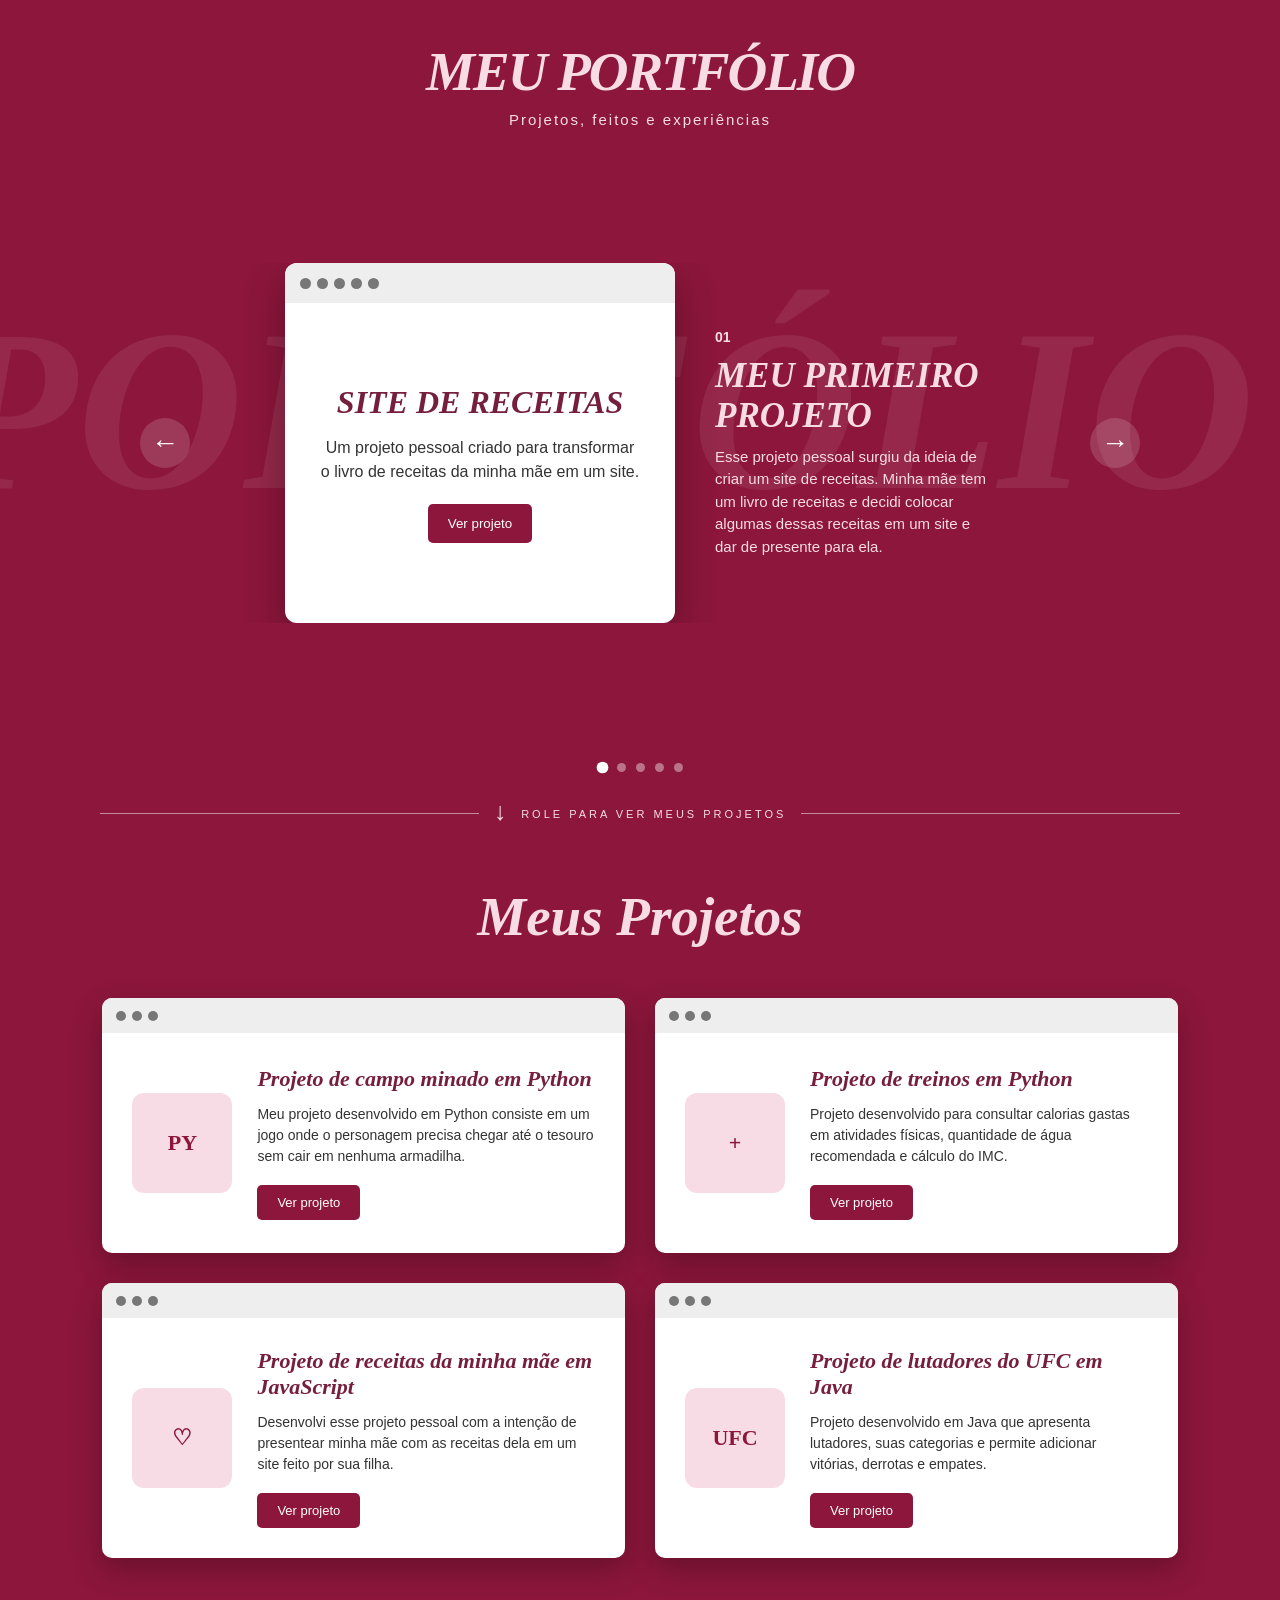
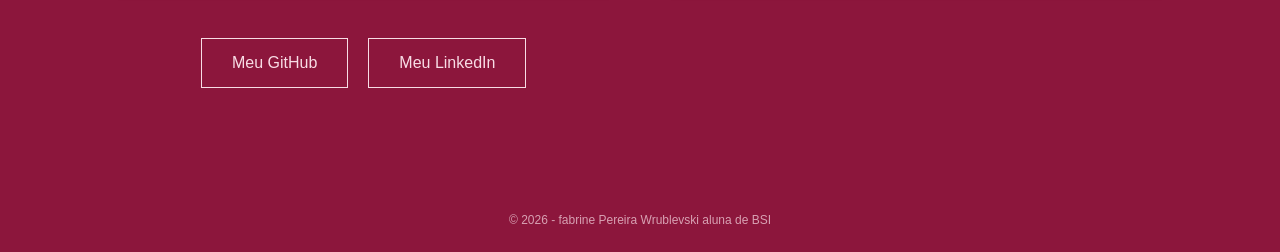
<file: index.html>
<!DOCTYPE html>
<html lang="pt-br">

<head>
    <meta charset="UTF-8">

    <meta name="viewport" content="width=device-width, initial-scale=1.0">

    <title>Meu Portfólio</title>

    <link rel="stylesheet" href="app.css">
</head>

<body>

    <!-- =========================================
         TEXTO GIGANTE DO FUNDO
    ========================================== -->

    <div class="texto-fundo">
        PORTFÓLIO 
    </div>


    <!-- =========================================
         CABEÇALHO
    ========================================== -->

    <header>

        <h1>MEU PORTFÓLIO</h1>

        <p>
            Projetos, feitos e experiências
        </p>

    </header>


    <!-- =========================================
         ÁREA PRINCIPAL
    ========================================== -->

    <main>


        <!-- BOTÃO PARA VOLTAR -->

        <button
            class="botao esquerda"
            onclick="anterior()">

            ←

        </button>


        <!-- =====================================
             ÁREA DE VISUALIZAÇÃO
        ====================================== -->

        <div class="area-visualizacao">


            <!--
                O PORTFOLIO contém todos os projetos.

                O JavaScript vai mover essa área
                para a esquerda e para a direita.
            -->

            <section class="portfolio">


                <!-- =================================
                     PROJETO 1
                ================================== -->

                <div class="projeto">


                    <!-- JANELA DO SITE -->

                    <div class="janela">


                        <!-- Barra superior -->

                        <div class="barra-navegador">

                            <span></span>

                            <span></span>

                            <span></span>

                            <span></span>

                            <span></span>

                        </div>


                        <!-- Conteúdo do site -->

                        <div class="conteudo-site">

                            <h2>
                                SITE DE RECEITAS
                            </h2>


                            <p>
                                Um projeto pessoal criado
                                para transformar o livro de
                                receitas da minha mãe em um site.
                            </p>

                            <a href="https://fabrinewrublevski.github.io/Receitas/">
                                <button>
                                    Ver projeto
                                </button>
                            </a>
                        </div>

                    </div>


                    <!-- DESCRIÇÃO DO PROJETO -->

                    <div class="descricao">

                        <span>
                            01
                        </span>


                        <h2>
                            MEU PRIMEIRO PROJETO
                        </h2>


                        <p>
                            Esse projeto pessoal surgiu da ideia
                            de criar um site de receitas. Minha mãe
                            tem um livro de receitas e decidi colocar
                            algumas dessas receitas em um site e
                            dar de presente para ela.
                        </p>

                    </div>

                </div>



                <!-- =================================
                     PROJETO 2
                ================================== -->

                <div class="projeto">


                    <!-- JANELA -->

                    <div class="janela">


                        <!-- Barra do navegador -->

                        <div class="barra-navegador">

                            <span></span>

                            <span></span>

                            <span></span>

                            <span></span>

                            <span></span>

                        </div>


                        <!-- TEXTO -->

                        <div class="conteudo-texto">

                            <span>
                                02
                            </span>


                            <h2>
                                MINHA TRAJETÓRIA
                            </h2>


                            <p>
                                Durante minha graduação, venho
                                desenvolvendo conhecimentos em
                                programação e tecnologia.
                            </p>


                            <p>
                                Já tive contato com HTML, CSS,
                                JavaScript, Java, Python e
                                banco de dados.
                            </p>

                        </div>

                    </div>


                    <!-- DESCRIÇÃO -->

                    <div class="descricao">

                        <span>
                            02
                        </span>


                        <h2>
                            FACULDADE
                        </h2>


                        <p>
                            Durante minha graduação, desenvolvi
                            conhecimentos em programação, lógica,
                            desenvolvimento web, Java, Python e
                            banco de dados.
                        </p>

                    </div>

                </div>



                <!-- =================================
                     PROJETO 3
                ================================== -->

                <div class="projeto">


                    <!-- JANELA -->

                    <div class="janela">


                        <!-- Barra do navegador -->

                        <div class="barra-navegador">

                            <span></span>

                            <span></span>

                            <span></span>

                            <span></span>

                            <span></span>
                        </div>


                        <!-- TEXTO -->

                        <div class="conteudo-texto">

                            <span>
                                03
                            </span>


                            <h2>
                                FORMAÇÃO TÉCNICA
                            </h2>


                            <p>
                                Durante o Ensino Médio, também
                                realizei uma formação técnica.
                            </p>


                            <p>
                                Essa experiência me permitiu
                                desenvolver conhecimentos e
                                ter contato com diferentes
                                áreas da tecnologia.
                            </p>

                        </div>

                    </div>


                    <!-- DESCRIÇÃO -->

                    <div class="descricao">

                        <span>
                            03
                        </span>


                        <h2>
                            ENSINO MÉDIO
                        </h2>


                        <p>
                            Fiz o Ensino Médio Técnico,
                            experiência que contribuiu para
                            minha formação e despertou meu
                            interesse pela programação.
                            
                        </p>

                    </div>

                </div>
                <div class="projeto">


                    <!-- JANELA -->

                    <div class="janela">


                        <!-- Barra do navegador -->

                        <div class="barra-navegador">

                            <span></span>

                            <span></span>

                            <span></span>

                            <span></span>

                            <span></span>

                        </div>


                        <!-- TEXTO -->

                        <div class="conteudo-site">

                            <span>
                                04
                            </span>


                            <h2>
                                MEUS PROJETOS
                            </h2>


                            <p>
                                Rolando para baixo você vai ver meus projetos de programação, incluindo trabalhos da faculdade e trabalhos que criei por conta própria ou em equipe, que estão no GitHub. Cada projeto marca uma fase do meu aprendizado, mexendo com várias tecnologias e formas de criar soluções.
                            </p>
                        </div>

                    </div>


                    <!-- DESCRIÇÃO -->

                    <div class="descricao">

                        <span>
                            04
                        </span>


                        <h2>
                            MEUS PROJETOS
                        </h2>


                        <p>
                            Meus projetos feitos durante a faculdade. 
                        </p>

                        

                    </div>

                </div>
                <div class="projeto">


                    <!-- JANELA DO SITE -->

                    <div class="janela">


                        <!-- Barra superior -->

                        <div class="barra-navegador">

                            <span></span>

                            <span></span>

                            <span></span>

                            <span></span>

                            <span></span>

                        </div>


                        <!-- Conteúdo do site -->

                        <div class="conteudo-site">

                            <h2>
                                UM POUCO SOBRE MIM
                            </h2>


                            <p>
                                Um pouco sobre mim, o que gosto e sei fazer 
                            </p>

                            <a href="https://fabrinewrublevski.github.io/Portifolio/">
                                <button>
                                    Ver projeto
                                </button>
                            </a>
                        </div>

                    </div>


                    <!-- DESCRIÇÃO DO PROJETO -->

                    <div class="descricao">

                        <span>
                            05
                        </span>


                        <h2>
                            Tudo que gosto de fazer no meu tempo livre. 
                        </h2>


                        <p>
                            Um pouco sobre mim. Minha historia, o que gosto de fazer, qual esporte sei praticar e por qual motivo escolhi meu curso. 
                        </p>

                    </div>

                </div>


            </section>
            

        </div>

        


        <!-- BOTÃO PARA AVANÇAR -->

        <button
            class="botao direita"
            onclick="proximo()">

            →

        </button>


    </main>



    <!-- =========================================
         INDICADORES
    ========================================== -->

    <div class="indicadores">

        <span class="bolinha ativa"></span>

        <span class="bolinha"></span>

        <span class="bolinha"></span>

        <span class="bolinha"></span>

        <span class="bolinha"></span>
    </div>


    <div class="indicacao-scroll">

        <span>↓</span>

        <p>ROLE PARA VER MEUS PROJETOS</p>

    </div>


    <!-- =========================================
     MEUS PROJETOS
========================================= -->

<section class="projetos">

    <h2>Meus Projetos</h2>

    <div class="lista-projetos">

        <!-- PROJETO 1 -->
        <div class="card-projeto">

            <div class="barra-navegador">
                <span></span>
                <span></span>
                <span></span>
            </div>

            <div class="conteudo-card">

                <div class="icone-projeto">
                    PY
                </div>

                <div class="texto-card">

                    <h3>
                        Projeto de campo minado em Python
                    </h3>

                    <p>
                        Meu projeto desenvolvido em Python consiste
                        em um jogo onde o personagem precisa chegar
                        até o tesouro sem cair em nenhuma armadilha.
                    </p>

                    <a
                        href="https://github.com/Fabrinewrublevski/trabalho.campo.minado"
                        target="_blank">

                        Ver projeto

                    </a>

                </div>

            </div>

        </div>


        <!-- PROJETO 2 -->
        <div class="card-projeto">

            <div class="barra-navegador">
                <span></span>
                <span></span>
                <span></span>
            </div>

            <div class="conteudo-card">

                <div class="icone-projeto">
                    +
                </div>

                <div class="texto-card">

                    <h3>
                        Projeto de treinos em Python
                    </h3>

                    <p>
                        Projeto desenvolvido para consultar calorias
                        gastas em atividades físicas, quantidade de
                        água recomendada e cálculo do IMC.
                    </p>

                    <a
                        href="https://github.com/Fabrinewrublevski/trabalho.RA_treino"
                        target="_blank">

                        Ver projeto

                    </a>

                </div>

            </div>

        </div>


        <!-- PROJETO 3 -->
        <div class="card-projeto">

            <div class="barra-navegador">
                <span></span>
                <span></span>
                <span></span>
            </div>

            <div class="conteudo-card">

                <div class="icone-projeto">
                    ♡
                </div>

                <div class="texto-card">

                    <h3>
                        Projeto de receitas da minha mãe em JavaScript
                    </h3>

                    <p>
                        Desenvolvi esse projeto pessoal com a intenção
                        de presentear minha mãe com as receitas dela
                        em um site feito por sua filha.
                    </p>

                    <a
                        href="https://fabrinewrublevski.github.io/Receitas/"
                        target="_blank">

                        Ver projeto

                    </a>

                </div>

            </div>

        </div>


        <!-- PROJETO 4 -->
        <div class="card-projeto">

            <div class="barra-navegador">
                <span></span>
                <span></span>
                <span></span>
            </div>

            <div class="conteudo-card">

                <div class="icone-projeto">
                    UFC
                </div>

                <div class="texto-card">

                    <h3>
                        Projeto de lutadores do UFC em Java
                    </h3>

                    <p>
                        Projeto desenvolvido em Java que apresenta
                        lutadores, suas categorias e permite adicionar
                        vitórias, derrotas e empates.
                    </p>

                    <a
                        href="https://github.com/Fabrinewrublevski/trabalho_ufc"
                        target="_blank">

                        Ver projeto

                    </a>

                </div>

            </div>

        </div>
        <div class="redes-sociais">

    <a
        href="https://github.com/Fabrinewrublevski"
        target="_blank"
        class="botao-rede">

        Meu GitHub

    </a>


    <a
        href="https://www.linkedin.com/in/fabrine-wrublevski-ab28583aa/"
        target="_blank"
        class="botao-rede">

        Meu LinkedIn

    </a>

</div>

    </div>

</section>

    <!-- =========================================
         RODAPÉ
    ========================================== -->

    <footer>

        <p>
            © 2026 - fabrine Pereira Wrublevski
                    aluna de BSI
        </p>

    </footer>

    <script src="app.js"></script>

</body>

</html>
</file>
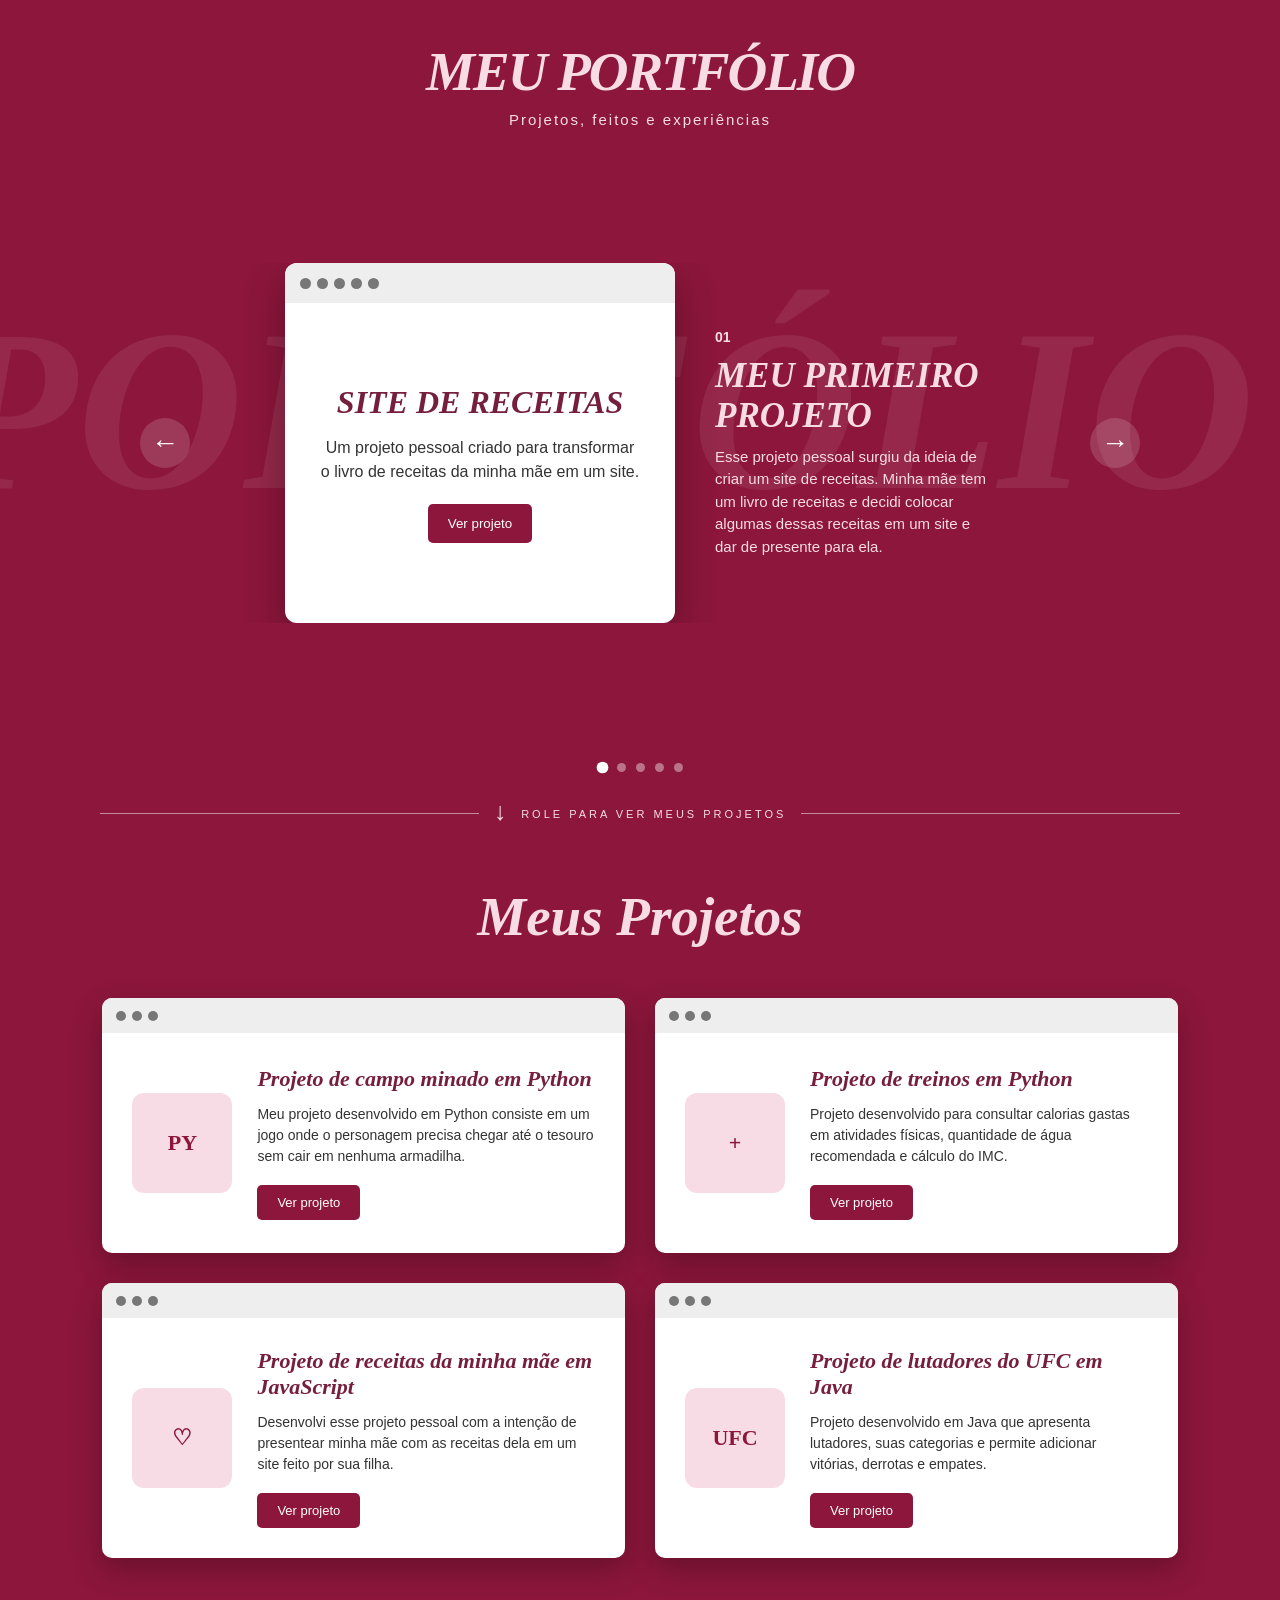
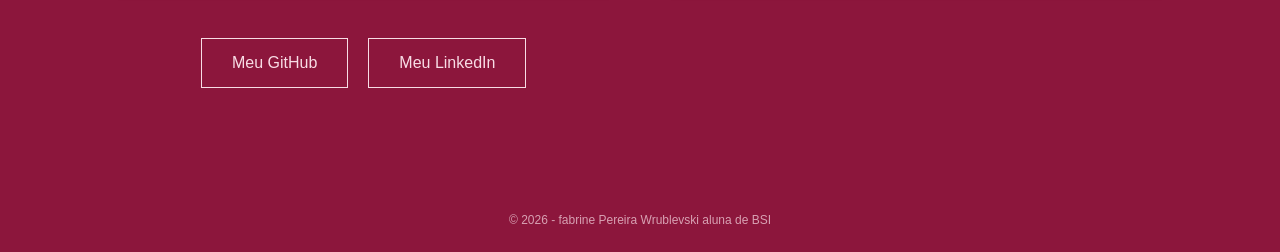
<file: app.html>
<!DOCTYPE html>
<html lang="pt-br">

<head>
    <meta charset="UTF-8">

    <meta name="viewport" content="width=device-width, initial-scale=1.0">

    <title>Meu Portfólio</title>

    <link rel="stylesheet" href="app.css">
</head>

<body>

    <!-- =========================================
         TEXTO GIGANTE DO FUNDO
    ========================================== -->

    <div class="texto-fundo">
        PORTFÓLIO 
    </div>


    <!-- =========================================
         CABEÇALHO
    ========================================== -->

    <header>

        <h1>MEU PORTFÓLIO</h1>

        <p>
            Projetos, feitos e experiências
        </p>

    </header>


    <!-- =========================================
         ÁREA PRINCIPAL
    ========================================== -->

    <main>


        <!-- BOTÃO PARA VOLTAR -->

        <button
            class="botao esquerda"
            onclick="anterior()">

            ←

        </button>


        <!-- =====================================
             ÁREA DE VISUALIZAÇÃO
        ====================================== -->

        <div class="area-visualizacao">


            <!--
                O PORTFOLIO contém todos os projetos.

                O JavaScript vai mover essa área
                para a esquerda e para a direita.
            -->

            <section class="portfolio">


                <!-- =================================
                     PROJETO 1
                ================================== -->

                <div class="projeto">


                    <!-- JANELA DO SITE -->

                    <div class="janela">


                        <!-- Barra superior -->

                        <div class="barra-navegador">

                            <span></span>

                            <span></span>

                            <span></span>

                            <span></span>

                            <span></span>

                        </div>


                        <!-- Conteúdo do site -->

                        <div class="conteudo-site">

                            <h2>
                                SITE DE RECEITAS
                            </h2>


                            <p>
                                Um projeto pessoal criado
                                para transformar o livro de
                                receitas da minha mãe em um site.
                            </p>

                            <a href="https://fabrinewrublevski.github.io/Receitas/">
                                <button>
                                    Ver projeto
                                </button>
                            </a>
                        </div>

                    </div>


                    <!-- DESCRIÇÃO DO PROJETO -->

                    <div class="descricao">

                        <span>
                            01
                        </span>


                        <h2>
                            MEU PRIMEIRO PROJETO
                        </h2>


                        <p>
                            Esse projeto pessoal surgiu da ideia
                            de criar um site de receitas. Minha mãe
                            tem um livro de receitas e decidi colocar
                            algumas dessas receitas em um site e
                            dar de presente para ela.
                        </p>

                    </div>

                </div>



                <!-- =================================
                     PROJETO 2
                ================================== -->

                <div class="projeto">


                    <!-- JANELA -->

                    <div class="janela">


                        <!-- Barra do navegador -->

                        <div class="barra-navegador">

                            <span></span>

                            <span></span>

                            <span></span>

                            <span></span>

                            <span></span>

                        </div>


                        <!-- TEXTO -->

                        <div class="conteudo-texto">

                            <span>
                                02
                            </span>


                            <h2>
                                MINHA TRAJETÓRIA
                            </h2>


                            <p>
                                Durante minha graduação, venho
                                desenvolvendo conhecimentos em
                                programação e tecnologia.
                            </p>


                            <p>
                                Já tive contato com HTML, CSS,
                                JavaScript, Java, Python e
                                banco de dados.
                            </p>

                        </div>

                    </div>


                    <!-- DESCRIÇÃO -->

                    <div class="descricao">

                        <span>
                            02
                        </span>


                        <h2>
                            FACULDADE
                        </h2>


                        <p>
                            Durante minha graduação, desenvolvi
                            conhecimentos em programação, lógica,
                            desenvolvimento web, Java, Python e
                            banco de dados.
                        </p>

                    </div>

                </div>



                <!-- =================================
                     PROJETO 3
                ================================== -->

                <div class="projeto">


                    <!-- JANELA -->

                    <div class="janela">


                        <!-- Barra do navegador -->

                        <div class="barra-navegador">

                            <span></span>

                            <span></span>

                            <span></span>

                            <span></span>

                            <span></span>
                        </div>


                        <!-- TEXTO -->

                        <div class="conteudo-texto">

                            <span>
                                03
                            </span>


                            <h2>
                                FORMAÇÃO TÉCNICA
                            </h2>


                            <p>
                                Durante o Ensino Médio, também
                                realizei uma formação técnica.
                            </p>


                            <p>
                                Essa experiência me permitiu
                                desenvolver conhecimentos e
                                ter contato com diferentes
                                áreas da tecnologia.
                            </p>

                        </div>

                    </div>


                    <!-- DESCRIÇÃO -->

                    <div class="descricao">

                        <span>
                            03
                        </span>


                        <h2>
                            ENSINO MÉDIO
                        </h2>


                        <p>
                            Fiz o Ensino Médio Técnico,
                            experiência que contribuiu para
                            minha formação e despertou meu
                            interesse pela programação.
                            
                        </p>

                    </div>

                </div>
                <div class="projeto">


                    <!-- JANELA -->

                    <div class="janela">


                        <!-- Barra do navegador -->

                        <div class="barra-navegador">

                            <span></span>

                            <span></span>

                            <span></span>

                            <span></span>

                            <span></span>

                        </div>


                        <!-- TEXTO -->

                        <div class="conteudo-site">

                            <span>
                                04
                            </span>


                            <h2>
                                MEUS PROJETOS
                            </h2>


                            <p>
                                Rolando para baixo você vai ver meus projetos de programação, incluindo trabalhos da faculdade e trabalhos que criei por conta própria ou em equipe, que estão no GitHub. Cada projeto marca uma fase do meu aprendizado, mexendo com várias tecnologias e formas de criar soluções.
                            </p>
                        </div>

                    </div>


                    <!-- DESCRIÇÃO -->

                    <div class="descricao">

                        <span>
                            04
                        </span>


                        <h2>
                            MEUS PROJETOS
                        </h2>


                        <p>
                            Meus projetos feitos durante a faculdade. 
                        </p>

                        

                    </div>

                </div>
                <div class="projeto">


                    <!-- JANELA DO SITE -->

                    <div class="janela">


                        <!-- Barra superior -->

                        <div class="barra-navegador">

                            <span></span>

                            <span></span>

                            <span></span>

                            <span></span>

                            <span></span>

                        </div>


                        <!-- Conteúdo do site -->

                        <div class="conteudo-site">

                            <h2>
                                UM POUCO SOBRE MIM
                            </h2>


                            <p>
                                Um pouco sobre mim, o que gosto e sei fazer 
                            </p>

                            <a href="https://fabrinewrublevski.github.io/Portifolio/">
                                <button>
                                    Ver projeto
                                </button>
                            </a>
                        </div>

                    </div>


                    <!-- DESCRIÇÃO DO PROJETO -->

                    <div class="descricao">

                        <span>
                            05
                        </span>


                        <h2>
                            Tudo que gosto de fazer no meu tempo livre. 
                        </h2>


                        <p>
                            Um pouco sobre mim. Minha historia, o que gosto de fazer, qual esporte sei praticar e por qual motivo escolhi meu curso. 
                        </p>

                    </div>

                </div>


            </section>
            

        </div>

        


        <!-- BOTÃO PARA AVANÇAR -->

        <button
            class="botao direita"
            onclick="proximo()">

            →

        </button>


    </main>



    <!-- =========================================
         INDICADORES
    ========================================== -->

    <div class="indicadores">

        <span class="bolinha ativa"></span>

        <span class="bolinha"></span>

        <span class="bolinha"></span>

        <span class="bolinha"></span>

        <span class="bolinha"></span>
    </div>


    <div class="indicacao-scroll">

        <span>↓</span>

        <p>ROLE PARA VER MEUS PROJETOS</p>

    </div>


    <!-- =========================================
     MEUS PROJETOS
========================================= -->

<section class="projetos">

    <h2>Meus Projetos</h2>

    <div class="lista-projetos">

        <!-- PROJETO 1 -->
        <div class="card-projeto">

            <div class="barra-navegador">
                <span></span>
                <span></span>
                <span></span>
            </div>

            <div class="conteudo-card">

                <div class="icone-projeto">
                    PY
                </div>

                <div class="texto-card">

                    <h3>
                        Projeto de campo minado em Python
                    </h3>

                    <p>
                        Meu projeto desenvolvido em Python consiste
                        em um jogo onde o personagem precisa chegar
                        até o tesouro sem cair em nenhuma armadilha.
                    </p>

                    <a
                        href="https://github.com/Fabrinewrublevski/trabalho.campo.minado"
                        target="_blank">

                        Ver projeto

                    </a>

                </div>

            </div>

        </div>


        <!-- PROJETO 2 -->
        <div class="card-projeto">

            <div class="barra-navegador">
                <span></span>
                <span></span>
                <span></span>
            </div>

            <div class="conteudo-card">

                <div class="icone-projeto">
                    +
                </div>

                <div class="texto-card">

                    <h3>
                        Projeto de treinos em Python
                    </h3>

                    <p>
                        Projeto desenvolvido para consultar calorias
                        gastas em atividades físicas, quantidade de
                        água recomendada e cálculo do IMC.
                    </p>

                    <a
                        href="https://github.com/Fabrinewrublevski/trabalho.RA_treino"
                        target="_blank">

                        Ver projeto

                    </a>

                </div>

            </div>

        </div>


        <!-- PROJETO 3 -->
        <div class="card-projeto">

            <div class="barra-navegador">
                <span></span>
                <span></span>
                <span></span>
            </div>

            <div class="conteudo-card">

                <div class="icone-projeto">
                    ♡
                </div>

                <div class="texto-card">

                    <h3>
                        Projeto de receitas da minha mãe em JavaScript
                    </h3>

                    <p>
                        Desenvolvi esse projeto pessoal com a intenção
                        de presentear minha mãe com as receitas dela
                        em um site feito por sua filha.
                    </p>

                    <a
                        href="https://fabrinewrublevski.github.io/Receitas/"
                        target="_blank">

                        Ver projeto

                    </a>

                </div>

            </div>

        </div>


        <!-- PROJETO 4 -->
        <div class="card-projeto">

            <div class="barra-navegador">
                <span></span>
                <span></span>
                <span></span>
            </div>

            <div class="conteudo-card">

                <div class="icone-projeto">
                    UFC
                </div>

                <div class="texto-card">

                    <h3>
                        Projeto de lutadores do UFC em Java
                    </h3>

                    <p>
                        Projeto desenvolvido em Java que apresenta
                        lutadores, suas categorias e permite adicionar
                        vitórias, derrotas e empates.
                    </p>

                    <a
                        href="https://github.com/Fabrinewrublevski/trabalho_ufc"
                        target="_blank">

                        Ver projeto

                    </a>

                </div>

            </div>

        </div>
        <div class="redes-sociais">

    <a
        href="https://github.com/Fabrinewrublevski"
        target="_blank"
        class="botao-rede">

        Meu GitHub

    </a>


    <a
        href="https://www.linkedin.com/in/fabrine-wrublevski-ab28583aa/"
        target="_blank"
        class="botao-rede">

        Meu LinkedIn

    </a>

</div>

    </div>

</section>

    <!-- =========================================
         RODAPÉ
    ========================================== -->

    <footer>

        <p>
            © 2026 - fabrine Pereira Wrublevski
                    aluna de BSI
        </p>

    </footer>

    <script src="app.js"></script>

</body>

</html>
</file>
<file: app.css>
/* =========================================
   CONFIGURAÇÕES GERAIS
========================================= */

* {
    margin: 0;
    padding: 0;
    box-sizing: border-box;
}

html {
    scroll-behavior: smooth;
}

body {
    min-height: 100vh;

    background: #8c163c;

    color: #f8dce5;

    font-family: Arial, sans-serif;

    overflow-x: hidden;
    overflow-y: auto;

    position: relative;
}


/* =========================================
   TEXTO GIGANTE DO FUNDO
========================================= */

.texto-fundo {
    position: absolute;

    top: 15%;
    left: -5%;

    font-family: Georgia, serif;

    font-size: 18vw;

    font-weight: bold;

    font-style: italic;

    color: rgba(255, 255, 255, 0.08);

    white-space: nowrap;

    z-index: 0;

    pointer-events: none;
}


/* =========================================
   CABEÇALHO
========================================= */

header {
    position: relative;

    z-index: 2;

    text-align: center;

    padding-top: 40px;
}

header h1 {
    font-family: Georgia, serif;

    font-size: 55px;

    font-style: italic;

    letter-spacing: -2px;
}

header p {
    margin-top: 8px;

    font-size: 15px;

    letter-spacing: 2px;
}


/* =========================================
   ÁREA PRINCIPAL
========================================= */

main {
    position: relative;

    z-index: 2;

    min-height: 70vh;

    display: flex;

    align-items: center;

    justify-content: center;

    gap: 25px;
}


/* =========================================
   ÁREA DE VISUALIZAÇÃO
========================================= */

.area-visualizacao {
    width: 850px;

    overflow: hidden;
}


/* =========================================
   CARROSSEL
========================================= */

.portfolio {
    display: flex;

    width: max-content;

    transition: transform 0.6s ease;
}


/* =========================================
   CADA SLIDE DO CARROSSEL
========================================= */

.portfolio .projeto {
    width: 850px;

    flex-shrink: 0;

    display: flex;

    align-items: center;

    justify-content: center;

    gap: 40px;
}


/* =========================================
   JANELA DO CARROSSEL
========================================= */

.janela {
    width: 390px;

    background: white;

    border-radius: 12px;

    overflow: hidden;

    box-shadow:
        0 15px 40px rgba(0, 0, 0, 0.3);
}


/* =========================================
   BARRA DO NAVEGADOR
========================================= */

.barra-navegador {
    height: 40px;

    background: #eeeeee;

    display: flex;

    align-items: center;

    gap: 6px;

    padding-left: 15px;
}

.barra-navegador span {
    width: 11px;

    height: 11px;

    background: #777;

    border-radius: 50%;
}


/* =========================================
   CONTEÚDO DO SITE
========================================= */

.conteudo-site {
    height: 320px;

    padding: 35px;

    display: flex;

    flex-direction: column;

    justify-content: center;

    align-items: center;

    text-align: center;

    color: #761f3d;
}

.conteudo-site h2 {
    font-family: Georgia, serif;

    font-size: 32px;

    font-style: italic;

    margin-bottom: 15px;
}

.conteudo-site p {
    color: #333;

    line-height: 1.5;

    margin-bottom: 20px;
}

.conteudo-site button {
    padding: 12px 20px;

    border: none;

    background: #8c163c;

    color: white;

    border-radius: 5px;

    cursor: pointer;

    transition: 0.3s;
}

.conteudo-site button:hover {
    transform: scale(1.05);
}


/* =========================================
   CONTEÚDO DE TEXTO
========================================= */

.conteudo-texto {
    height: 320px;

    padding: 30px;

    color: #761f3d;

    display: flex;

    flex-direction: column;

    justify-content: center;
}

.conteudo-texto > span {
    font-size: 14px;

    font-weight: bold;
}

.conteudo-texto h2 {
    font-family: Georgia, serif;

    font-style: italic;

    font-size: 27px;

    margin: 8px 0 15px;
}

.conteudo-texto p {
    color: #333;

    font-size: 14px;

    line-height: 1.5;

    margin-bottom: 10px;
}


/* =========================================
   DESCRIÇÃO AO LADO
========================================= */

.descricao {
    width: 280px;
}

.descricao > span {
    font-size: 14px;

    font-weight: bold;
}

.descricao h2 {
    font-family: Georgia, serif;

    font-size: 35px;

    font-style: italic;

    margin: 10px 0;
}

.descricao p {
    line-height: 1.5;

    font-size: 15px;
}


/* =========================================
   BOTÕES DE NAVEGAÇÃO
========================================= */

.botao {
    width: 50px;

    height: 50px;

    border: none;

    border-radius: 50%;

    background: rgba(255, 255, 255, 0.15);

    color: white;

    font-size: 28px;

    cursor: pointer;

    transition: 0.3s;

    z-index: 5;
}

.botao:hover {
    background: rgba(255, 255, 255, 0.3);

    transform: scale(1.1);
}


/* =========================================
   INDICADORES
========================================= */

.indicadores {
    position: relative;

    z-index: 3;

    display: flex;

    justify-content: center;

    gap: 10px;

    margin-top: 5px;
}

.bolinha {
    width: 9px;

    height: 9px;

    border-radius: 50%;

    background: rgba(255, 255, 255, 0.4);

    transition: 0.3s;
}

.bolinha.ativa {
    background: white;

    transform: scale(1.3);
}


/* =========================================
   INDICAÇÃO PARA ROLAR
========================================= */

.indicacao-scroll {
    position: relative;

    z-index: 3;

    width: 85%;

    max-width: 1080px;

    margin: 25px auto 0;

    display: flex;

    align-items: center;

    justify-content: center;

    gap: 15px;
}

.indicacao-scroll::before,
.indicacao-scroll::after {
    content: "";

    height: 1px;

    background: rgba(255, 255, 255, 0.5);

    flex: 1;
}

.indicacao-scroll span {
    font-size: 25px;

    display: block;

    margin-bottom: 4px;
}

.indicacao-scroll p {
    font-size: 11px;

    letter-spacing: 3px;

    white-space: nowrap;
}


/* =========================================
   SEÇÃO MEUS PROJETOS
========================================= */

.projetos {
    position: relative;

    z-index: 2;

    min-height: 100vh;

    padding: 55px 8% 100px;
}


/* TÍTULO */

.projetos > h2 {
    font-family: Georgia, serif;

    font-size: 55px;

    font-style: italic;

    text-align: center;

    margin-bottom: 50px;
}


/* =========================================
   LISTA DOS PROJETOS
========================================= */

.lista-projetos {
    max-width: 1100px;

    margin: 0 auto;

    display: grid;

    grid-template-columns: repeat(2, 1fr);

    gap: 30px;
}


/* =========================================
   CARD
========================================= */

.card-projeto {
    background: white;

    border-radius: 10px;

    overflow: hidden;

    box-shadow:
        0 12px 30px rgba(0, 0, 0, 0.25);

    color: #333;

    transition: 0.3s;
}


/* Efeito ao passar o mouse */

.card-projeto:hover {
    transform: translateY(-6px);

    box-shadow:
        0 18px 35px rgba(0, 0, 0, 0.3);
}


/* =========================================
   BARRA DO CARD
========================================= */

.card-projeto .barra-navegador {
    height: 35px;

    padding-left: 14px;

    background: #eeeeee;
}


/* Bolinhas menores */

.card-projeto .barra-navegador span {
    width: 10px;

    height: 10px;
}


/* =========================================
   CONTEÚDO DO CARD
========================================= */

.conteudo-card {
    min-height: 220px;

    padding: 30px;

    display: flex;

    align-items: center;

    gap: 25px;
}


/* =========================================
   ÍCONE
========================================= */

.icone-projeto {
    min-width: 100px;

    width: 100px;

    height: 100px;

    border-radius: 12px;

    background: #f8dce5;

    color: #8c163c;

    display: flex;

    align-items: center;

    justify-content: center;

    font-family: Georgia, serif;

    font-size: 22px;

    font-weight: bold;

    text-align: center;
}


/* =========================================
   TEXTO DO CARD
========================================= */

.texto-card {
    flex: 1;
}

.texto-card h3 {
    color: #761f3d;

    font-family: Georgia, serif;

    font-size: 22px;

    font-style: italic;

    margin-bottom: 12px;
}

.texto-card p {
    color: #333;

    font-size: 14px;

    line-height: 1.5;

    margin-bottom: 18px;
}


/* =========================================
   BOTÃO DOS PROJETOS
========================================= */

.texto-card a {
    display: inline-block;

    padding: 10px 20px;

    background: #8c163c;

    color: white;

    text-decoration: none;

    border-radius: 5px;

    font-size: 13px;

    transition: 0.3s;
}

.texto-card a:hover {
    transform: scale(1.05);

    background: #761f3d;
}


/* =========================================
   RODAPÉ
========================================= */

footer {
    position: relative;

    z-index: 3;

    width: 100%;

    padding: 25px;

    text-align: center;

    font-size: 12px;

    opacity: 0.7;
}
.redes-sociais {
    display: flex;
    justify-content: center;
    gap: 20px;
    margin-top: 50px;
}

.botao-rede {
    text-decoration: none;
    color: #f8dce5;
    border: 1px solid #f8dce5;
    padding: 15px 30px;
    transition: 0.3s;
}

.botao-rede:hover {
    background: #f8dce5;
    color: white;
}

/* =========================================
   RESPONSIVIDADE
========================================= */

@media (max-width: 900px) {

    header h1 {
        font-size: 40px;
    }

    main {
        min-height: 75vh;
    }

    .area-visualizacao {
        width: 75vw;
    }

    .portfolio .projeto {
        width: 75vw;

        flex-direction: column;

        gap: 15px;
    }

    .janela {
        width: 80vw;

        max-width: 390px;
    }

    .descricao {
        width: 75vw;

        text-align: center;
    }

    .descricao h2 {
        font-size: 25px;
    }

    .botao {
        width: 40px;

        height: 40px;

        font-size: 20px;
    }

    .lista-projetos {
        grid-template-columns: 1fr;
    }

    .projetos > h2 {
        font-size: 42px;
    }
}


/* =========================================
   CELULAR
========================================= */

@media (max-width: 600px) {

    header {
        padding-top: 25px;
    }

    header h1 {
        font-size: 32px;
    }

    header p {
        font-size: 12px;
    }

    .texto-fundo {
        font-size: 30vw;

        top: 20%;
    }

    main {
        gap: 5px;
    }

    .area-visualizacao {
        width: 78vw;
    }

    .portfolio .projeto {
        width: 78vw;
    }

    .janela {
        width: 78vw;
    }

    .conteudo-site {
        height: 280px;

        padding: 25px;
    }

    .conteudo-site h2 {
        font-size: 25px;
    }

    .descricao {
        width: 78vw;
    }

    .descricao h2 {
        font-size: 22px;
    }

    .indicacao-scroll {
        width: 90%;
    }

    .indicacao-scroll p {
        font-size: 8px;

        letter-spacing: 1.5px;
    }

    .projetos {
        padding: 60px 5% 80px;
    }

    .projetos > h2 {
        font-size: 38px;

        margin-bottom: 35px;
    }

    .conteudo-card {
        flex-direction: column;

        text-align: center;

        padding: 25px;
    }

    .icone-projeto {
        min-width: 80px;

        width: 80px;

        height: 80px;
    }

    .texto-card h3 {
        font-size: 20px;
    }

    .texto-card p {
        font-size: 13px;
    }
}
</file>
